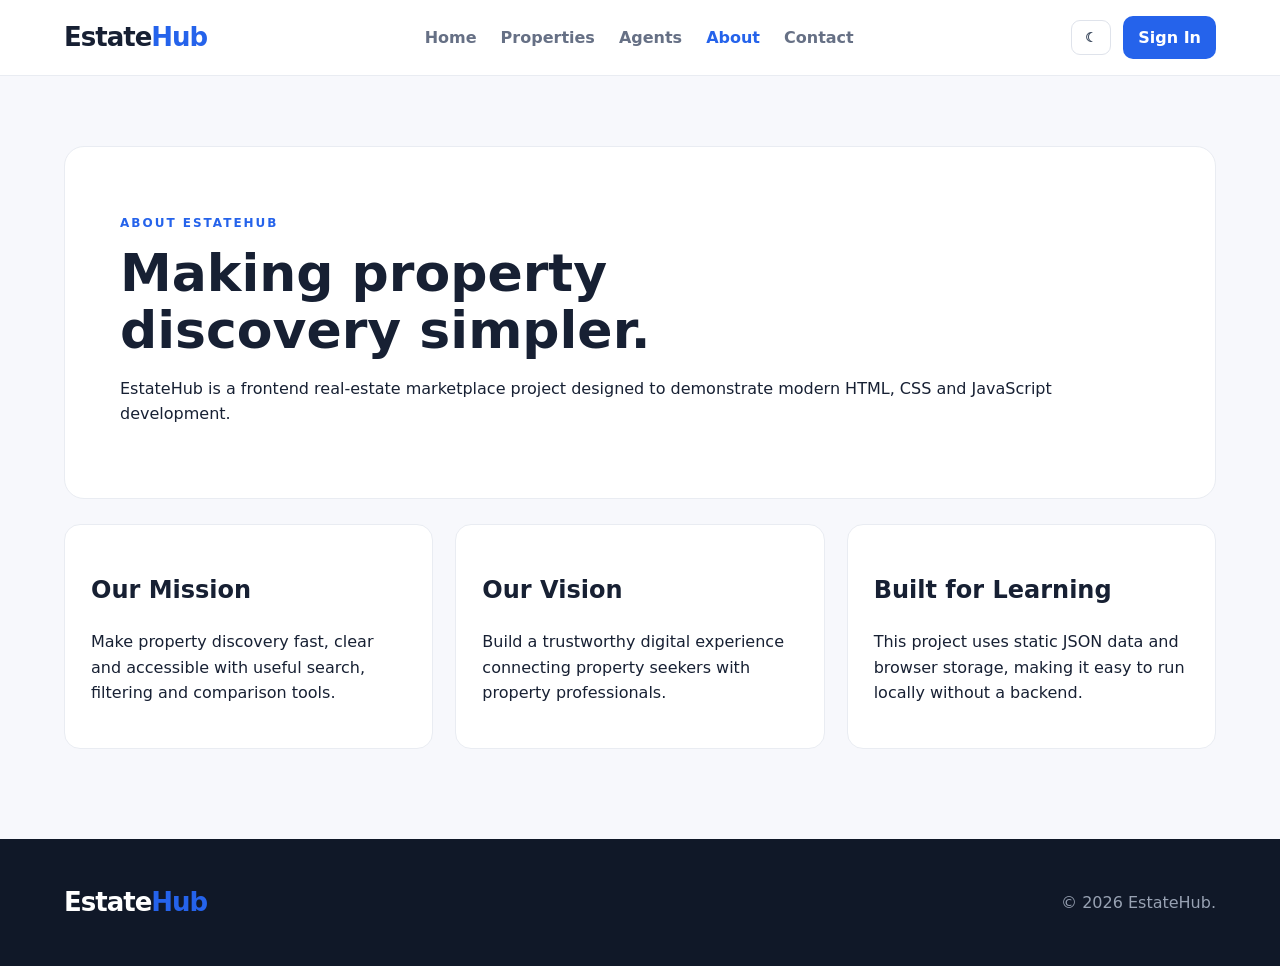
<file: about.html>
<!DOCTYPE html>
<html lang="en"><head><meta charset="UTF-8"><meta name="viewport" content="width=device-width,initial-scale=1.0"><title>About | EstateHub</title><link rel="stylesheet" href="css/style.css"><link rel="stylesheet" href="css/responsive.css"></head>
<body><header class="navbar"><a class="logo" href="index.html">Estate<span>Hub</span></a><nav><a href="index.html">Home</a><a href="properties.html">Properties</a><a href="agents.html">Agents</a><a class="active-link" href="about.html">About</a><a href="contact.html">Contact</a></nav><div class="nav-actions"><button id="themeBtn" class="icon-btn">☾</button><a class="btn small" href="login.html">Sign In</a></div></header>
<main class="page"><section class="about-hero"><p class="eyebrow">ABOUT ESTATEHUB</p><h1>Making property discovery simpler.</h1><p>EstateHub is a frontend real-estate marketplace project designed to demonstrate modern HTML, CSS and JavaScript development.</p></section><section class="feature-grid"><article><h2>Our Mission</h2><p>Make property discovery fast, clear and accessible with useful search, filtering and comparison tools.</p></article><article><h2>Our Vision</h2><p>Build a trustworthy digital experience connecting property seekers with property professionals.</p></article><article><h2>Built for Learning</h2><p>This project uses static JSON data and browser storage, making it easy to run locally without a backend.</p></article></section></main><footer><div><a class="logo" href="index.html">Estate<span>Hub</span></a></div><p>© 2026 EstateHub.</p></footer><script src="js/app.js"></script></body></html>
</file>
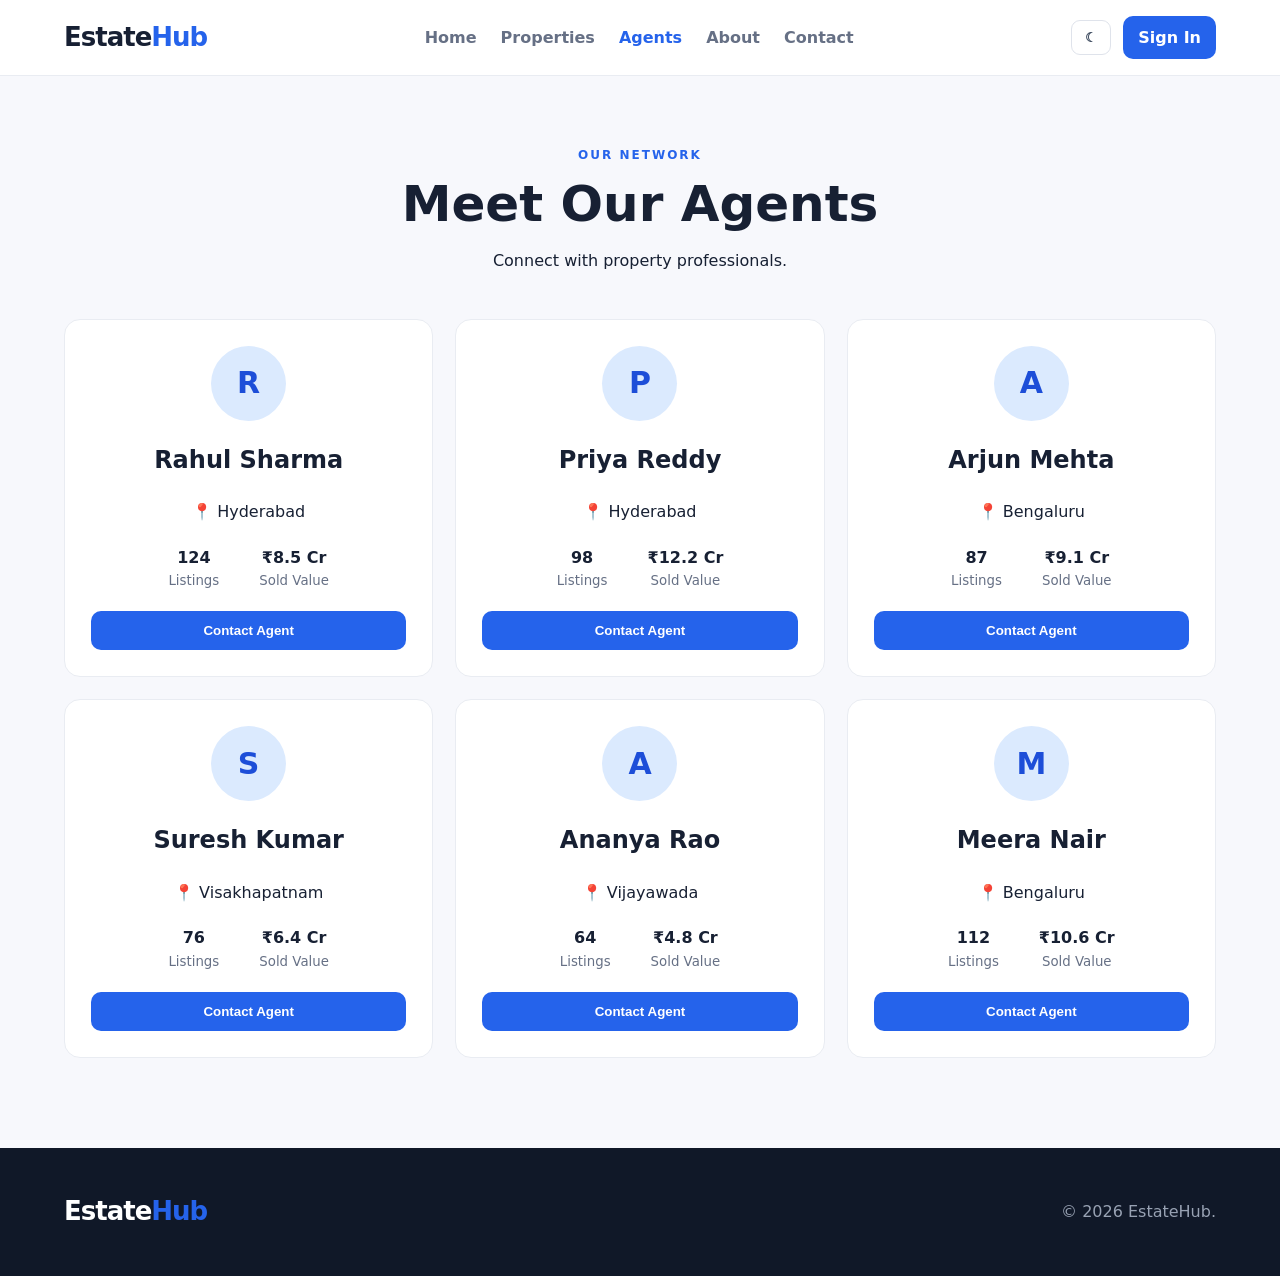
<file: agents.html>
<!DOCTYPE html>
<html lang="en"><head><meta charset="UTF-8"><meta name="viewport" content="width=device-width,initial-scale=1.0"><title>Agents | EstateHub</title><link rel="stylesheet" href="css/style.css"><link rel="stylesheet" href="css/responsive.css"></head>
<body><header class="navbar"><a class="logo" href="index.html">Estate<span>Hub</span></a><nav><a href="index.html">Home</a><a href="properties.html">Properties</a><a class="active-link" href="agents.html">Agents</a><a href="about.html">About</a><a href="contact.html">Contact</a></nav><div class="nav-actions"><button id="themeBtn" class="icon-btn">☾</button><a class="btn small" href="login.html">Sign In</a></div></header>
<main class="page"><div class="page-title"><p class="eyebrow">OUR NETWORK</p><h1>Meet Our Agents</h1><p>Connect with property professionals.</p></div><div id="agentGrid" class="agent-grid"></div></main><footer><div><a class="logo" href="index.html">Estate<span>Hub</span></a></div><p>© 2026 EstateHub.</p></footer><script src="js/app.js"></script><script src="js/agents.js"></script></body></html>
</file>
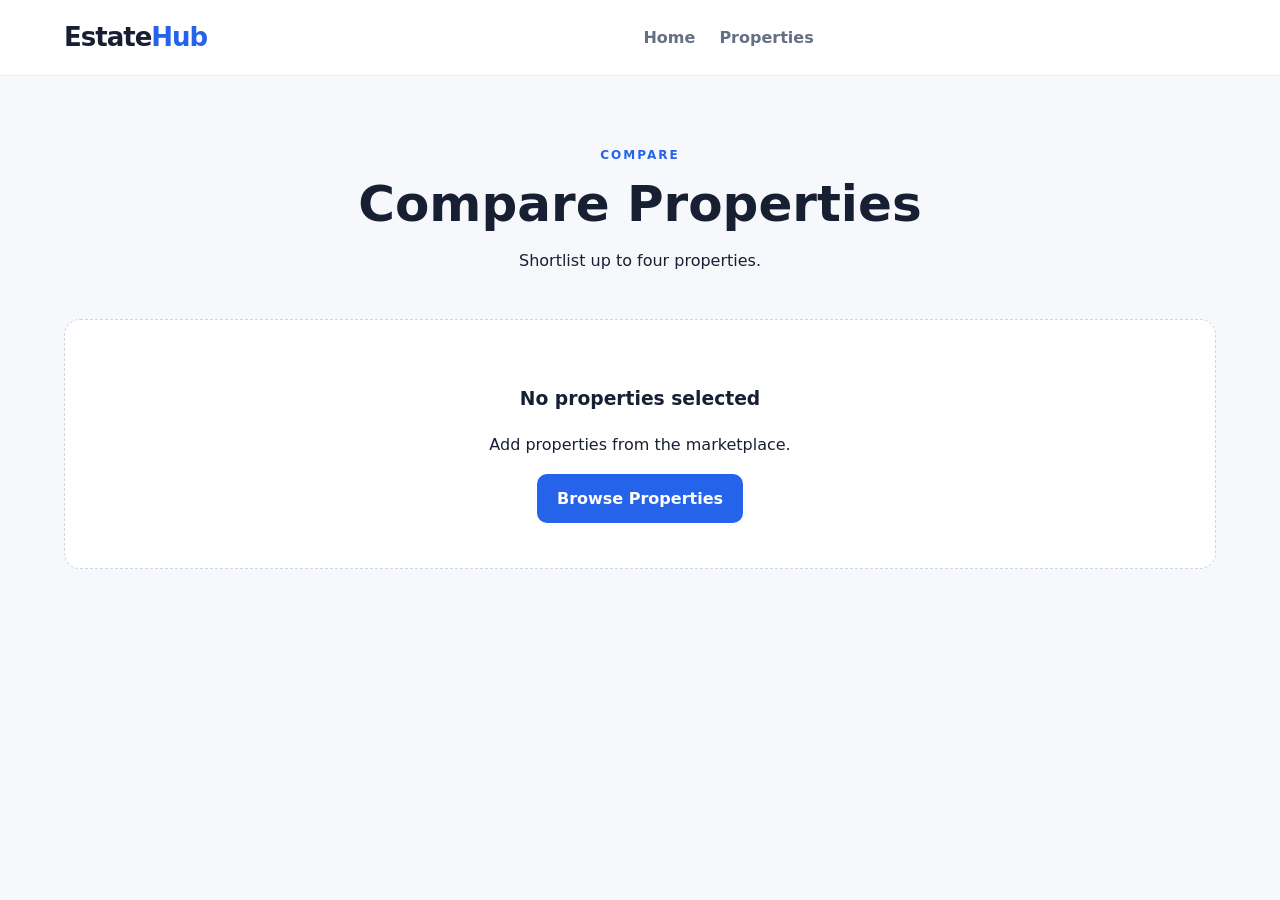
<file: compare.html>
<!DOCTYPE html><html><head><meta charset="UTF-8"><meta name="viewport" content="width=device-width,initial-scale=1.0"><title>Compare | EstateHub</title><link rel="stylesheet" href="css/style.css"><link rel="stylesheet" href="css/responsive.css"></head><body><header class="navbar"><a class="logo" href="index.html">Estate<span>Hub</span></a><nav><a href="index.html">Home</a><a href="properties.html">Properties</a></nav></header><main class="page"><div class="page-title"><p class="eyebrow">COMPARE</p><h1>Compare Properties</h1><p>Shortlist up to four properties.</p></div><div id="compareTable"></div></main><script src="js/app.js"></script><script src="js/properties.js"></script></body></html>
</file>
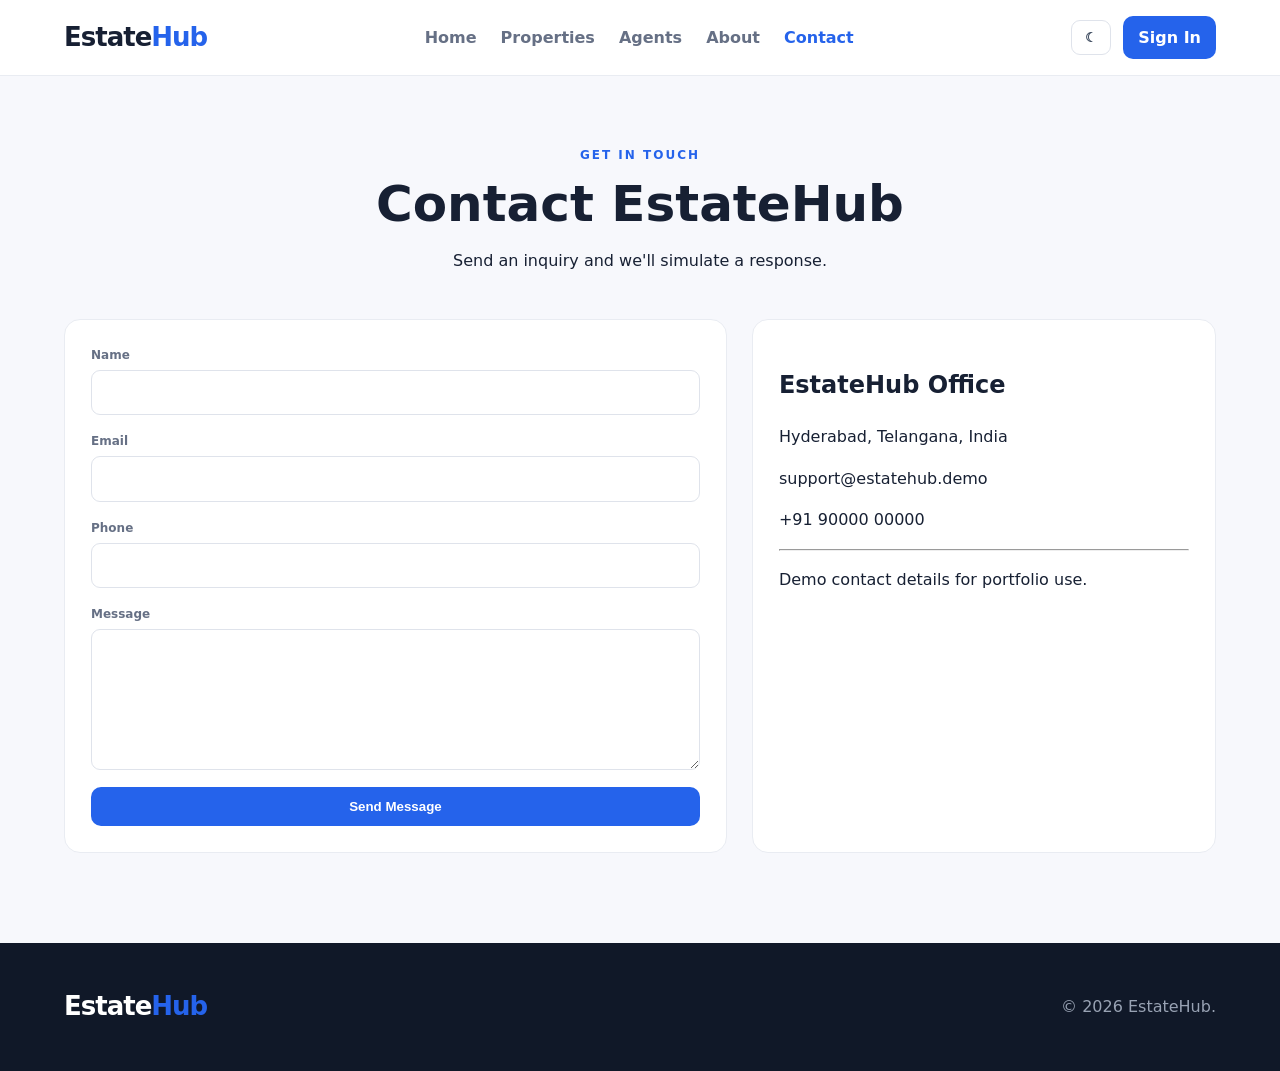
<file: contact.html>
<!DOCTYPE html>
<html lang="en"><head><meta charset="UTF-8"><meta name="viewport" content="width=device-width,initial-scale=1.0"><title>Contact | EstateHub</title><link rel="stylesheet" href="css/style.css"><link rel="stylesheet" href="css/responsive.css"></head>
<body><header class="navbar"><a class="logo" href="index.html">Estate<span>Hub</span></a><nav><a href="index.html">Home</a><a href="properties.html">Properties</a><a href="agents.html">Agents</a><a href="about.html">About</a><a class="active-link" href="contact.html">Contact</a></nav><div class="nav-actions"><button id="themeBtn" class="icon-btn">☾</button><a class="btn small" href="login.html">Sign In</a></div></header>
<main class="page"><div class="page-title"><p class="eyebrow">GET IN TOUCH</p><h1>Contact EstateHub</h1><p>Send an inquiry and we'll simulate a response.</p></div><div class="contact-layout"><form id="contactForm" class="form-card"><label>Name<input required id="contactName"></label><label>Email<input required type="email" id="contactEmail"></label><label>Phone<input id="contactPhone"></label><label>Message<textarea required id="contactMessage" rows="6"></textarea></label><button class="btn" type="submit">Send Message</button></form><div class="contact-card"><h2>EstateHub Office</h2><p>Hyderabad, Telangana, India</p><p>support@estatehub.demo</p><p>+91 90000 00000</p><hr><p class="muted">Demo contact details for portfolio use.</p></div></div></main><footer><div><a class="logo" href="index.html">Estate<span>Hub</span></a></div><p>© 2026 EstateHub.</p></footer><script src="js/app.js"></script><script src="js/contact.js"></script></body></html>
</file>
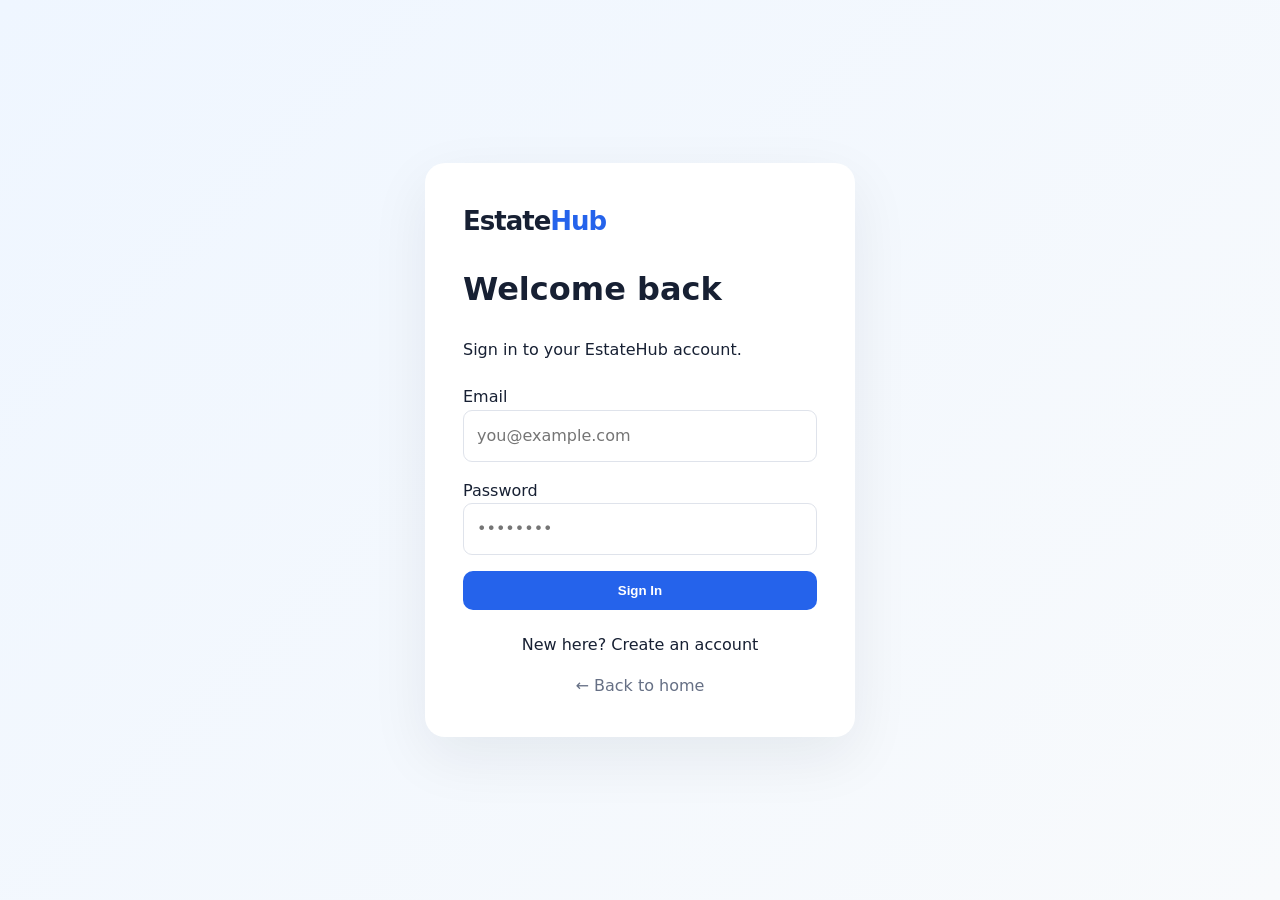
<file: dashboard.html>
<!DOCTYPE html>
<html lang="en"><head><meta charset="UTF-8"><meta name="viewport" content="width=device-width,initial-scale=1.0"><title>Dashboard | EstateHub</title><link rel="stylesheet" href="css/style.css"><link rel="stylesheet" href="css/responsive.css"></head>
<body><header class="navbar"><a class="logo" href="index.html">Estate<span>Hub</span></a><nav><a href="index.html">Home</a><a href="properties.html">Properties</a><a href="agents.html">Agents</a><a href="about.html">About</a><a href="contact.html">Contact</a></nav><div class="nav-actions"><button id="themeBtn" class="icon-btn">☾</button><button id="logoutBtn" class="ghost-btn">Logout</button></div></header>
<main class="page"><div class="dashboard-head"><div><p class="eyebrow">MY SPACE</p><h1 id="welcomeUser">Dashboard</h1></div><a class="btn" href="properties.html">Find Properties</a></div><div class="stats dashboard-stats"><div><strong id="favCount">0</strong><span>Saved Properties</span></div><div><strong id="compareCount">0</strong><span>Compare List</span></div><div><strong id="recentCount">0</strong><span>Recently Viewed</span></div></div><section><div class="section-head"><h2>Saved Properties</h2><a href="properties.html" class="text-link">Browse more →</a></div><div id="dashboardGrid" class="property-grid"></div></section></main><footer><div><a class="logo" href="index.html">Estate<span>Hub</span></a></div><p>© 2026 EstateHub.</p></footer><script src="js/app.js"></script><script src="js/dashboard.js"></script></body></html>
</file>
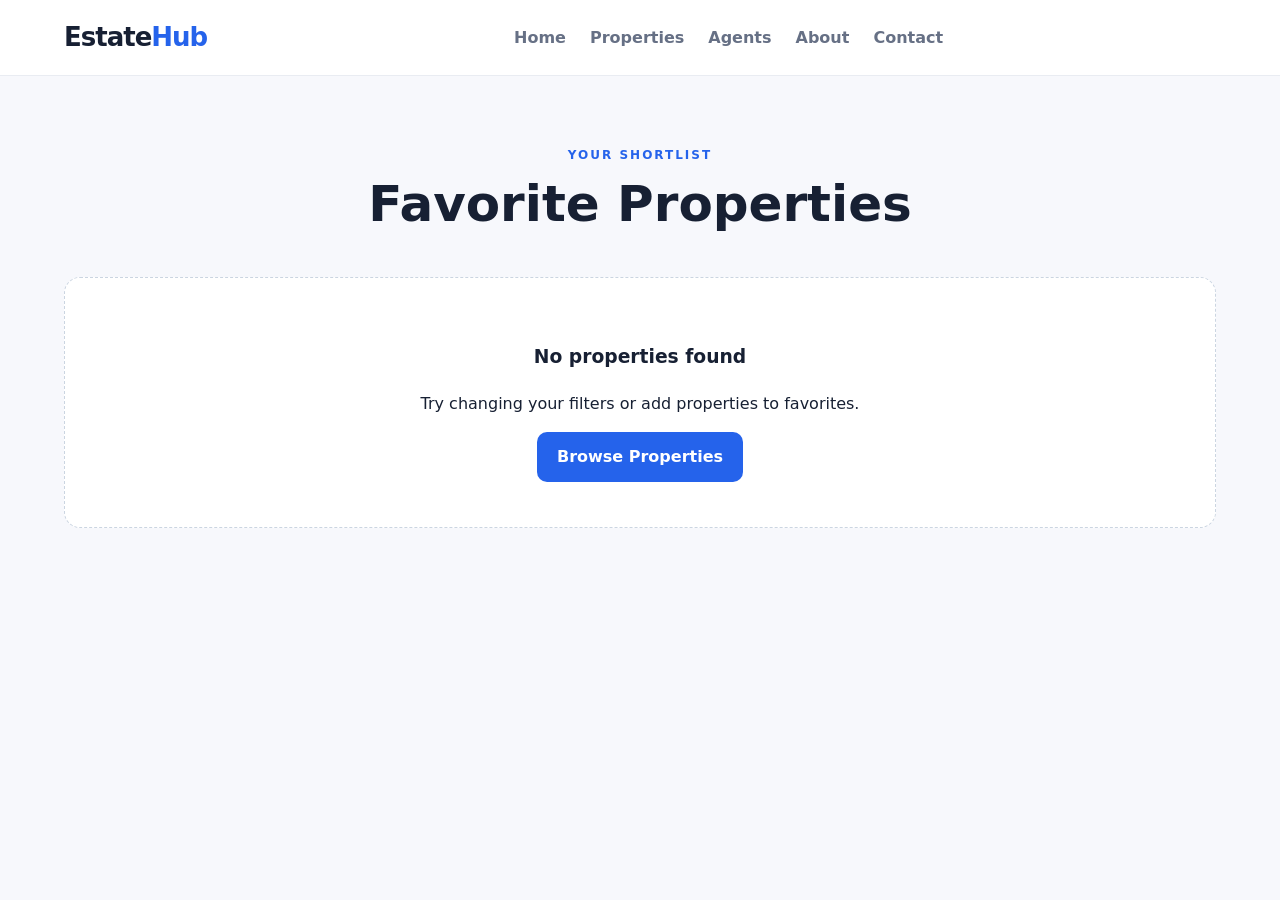
<file: favorites.html>
<!DOCTYPE html><html><head><meta charset="UTF-8"><meta name="viewport" content="width=device-width,initial-scale=1.0"><title>Favorites | EstateHub</title><link rel="stylesheet" href="css/style.css"><link rel="stylesheet" href="css/responsive.css"></head><body><header class="navbar"><a class="logo" href="index.html">Estate<span>Hub</span></a><nav><a href="index.html">Home</a><a href="properties.html">Properties</a><a href="agents.html">Agents</a><a href="about.html">About</a><a href="contact.html">Contact</a></nav></header><main class="page"><div class="page-title"><p class="eyebrow">YOUR SHORTLIST</p><h1>Favorite Properties</h1></div><div id="favoritesGrid" class="property-grid"></div></main><script src="js/app.js"></script><script src="js/properties.js"></script></body></html>
</file>
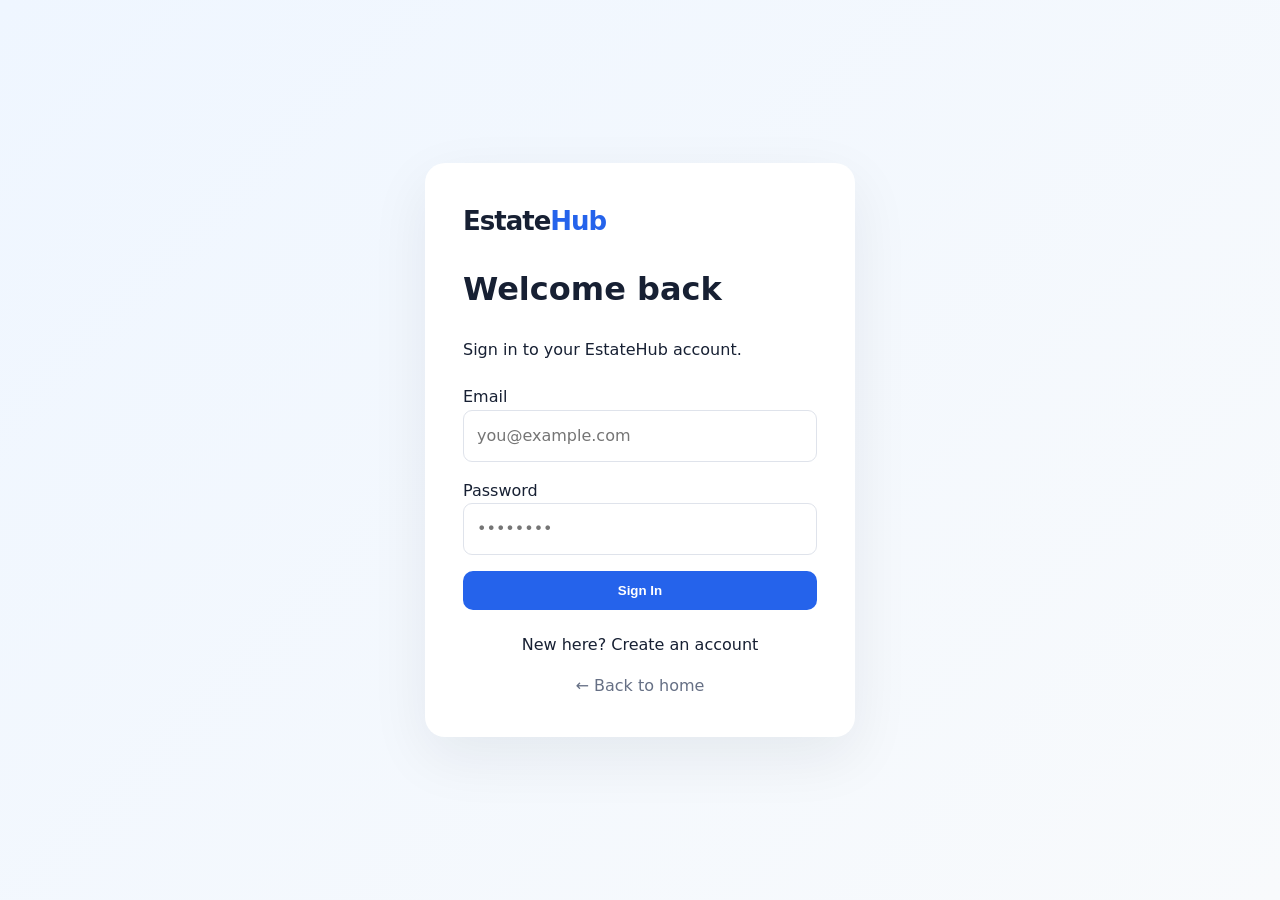
<file: login.html>
<!DOCTYPE html>
<html lang="en"><head><meta charset="UTF-8"><meta name="viewport" content="width=device-width,initial-scale=1.0"><title>Login | EstateHub</title><link rel="stylesheet" href="css/style.css"></head>
<body class="auth-body"><div class="auth-card"><a class="logo" href="index.html">Estate<span>Hub</span></a><h1>Welcome back</h1><p>Sign in to your EstateHub account.</p><form id="loginForm"><label>Email<input id="loginEmail" type="email" required placeholder="you@example.com"></label><label>Password<input id="loginPassword" type="password" required minlength="4" placeholder="••••••••"></label><button class="btn full" type="submit">Sign In</button></form><p class="center">New here? <a href="signup.html">Create an account</a></p><a class="back-link" href="index.html">← Back to home</a></div><script src="js/app.js"></script><script src="js/auth.js"></script></body></html>
</file>
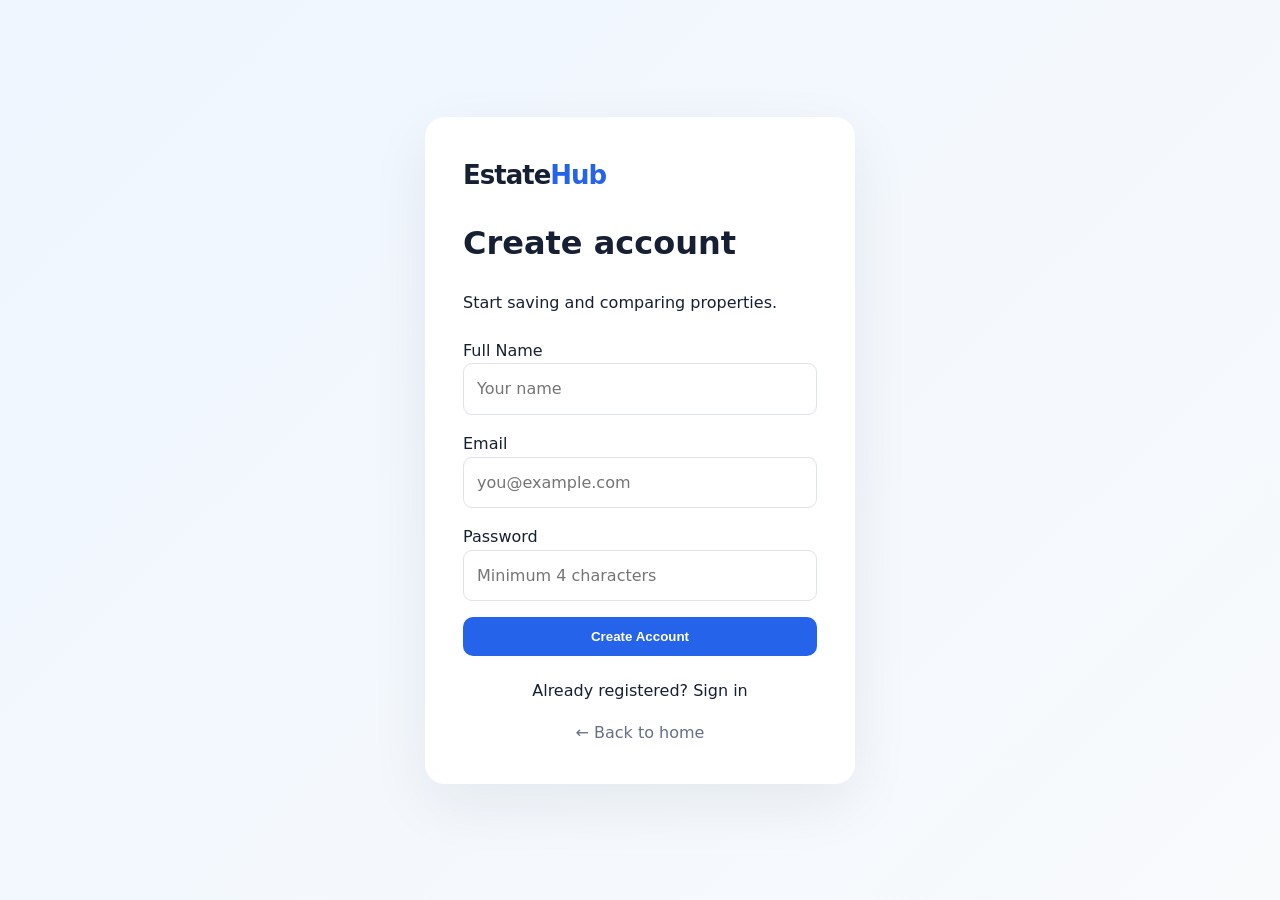
<file: signup.html>
<!DOCTYPE html>
<html lang="en"><head><meta charset="UTF-8"><meta name="viewport" content="width=device-width,initial-scale=1.0"><title>Sign Up | EstateHub</title><link rel="stylesheet" href="css/style.css"></head>
<body class="auth-body"><div class="auth-card"><a class="logo" href="index.html">Estate<span>Hub</span></a><h1>Create account</h1><p>Start saving and comparing properties.</p><form id="signupForm"><label>Full Name<input id="signupName" required placeholder="Your name"></label><label>Email<input id="signupEmail" type="email" required placeholder="you@example.com"></label><label>Password<input id="signupPassword" type="password" required minlength="4" placeholder="Minimum 4 characters"></label><button class="btn full" type="submit">Create Account</button></form><p class="center">Already registered? <a href="login.html">Sign in</a></p><a class="back-link" href="index.html">← Back to home</a></div><script src="js/app.js"></script><script src="js/auth.js"></script></body></html>
</file>
<file: css/style.css>
*{box-sizing:border-box}body{margin:0;font-family:Inter,ui-sans-serif,system-ui,-apple-system,BlinkMacSystemFont,"Segoe UI",sans-serif;background:#f7f8fc;color:#172033;line-height:1.6}a{text-decoration:none;color:inherit}.navbar{height:76px;background:#fff;border-bottom:1px solid #e9ecf2;display:flex;align-items:center;padding:0 5%;gap:34px;position:sticky;top:0;z-index:20}.logo{font-size:26px;font-weight:900;letter-spacing:-1px;color:#172033}.logo span{color:#2563eb}.navbar nav{display:flex;gap:24px;flex:1;justify-content:center}.navbar nav a{color:#667085;font-weight:600}.navbar nav a:hover,.active-link{color:#2563eb!important}.nav-actions{display:flex;gap:12px;align-items:center}.btn{display:inline-flex;align-items:center;justify-content:center;border:0;background:#2563eb;color:#fff;padding:12px 20px;border-radius:10px;font-weight:800;cursor:pointer;transition:.2s}.btn:hover{transform:translateY(-1px);background:#1d4ed8}.btn.small{padding:9px 15px}.btn.secondary{background:#172033}.btn.full{width:100%}.icon-btn,.ghost-btn,.compare-btn{border:1px solid #dfe3eb;background:#fff;color:#475467;padding:9px 13px;border-radius:9px;cursor:pointer;font-weight:700}.ghost-btn:hover,.compare-btn:hover{border-color:#2563eb;color:#2563eb}.hero{min-height:600px;display:flex;align-items:center;background:linear-gradient(120deg,rgba(15,23,42,.93),rgba(30,64,175,.80)),url('https://images.unsplash.com/photo-1600585154526-990dced4db0d?auto=format&fit=crop&w=1800&q=85') center/cover}.hero-content{width:min(1180px,90%);margin:auto;color:#fff}.eyebrow{font-size:12px;letter-spacing:2px;font-weight:900;color:#2563eb}.hero .eyebrow{color:#93c5fd}.hero h1{font-size:clamp(42px,6vw,74px);line-height:1.05;max-width:850px;margin:10px 0}.hero h1 span{color:#93c5fd}.hero-text{max-width:650px;color:#dbeafe;font-size:18px}.search-box{background:#fff;color:#172033;padding:16px;border-radius:18px;max-width:1050px;margin-top:30px;box-shadow:0 20px 60px #0005}.tabs{display:flex;gap:8px;margin-bottom:12px}.tab{border:0;background:#eef2ff;padding:9px 20px;border-radius:8px;font-weight:800;cursor:pointer}.tab.active{background:#2563eb;color:#fff}.search-grid{display:grid;grid-template-columns:1.3fr 1fr 1fr auto;gap:12px;align-items:end}.search-grid label,.form-card label{font-size:12px;font-weight:800;color:#667085;display:grid;gap:5px}input,select,textarea{width:100%;border:1px solid #dfe3eb;border-radius:9px;padding:12px 13px;font:inherit;background:#fff;color:#172033}.search-btn{height:46px}.section,.page{width:min(1180px,90%);margin:70px auto}.section-head{display:flex;justify-content:space-between;align-items:end;margin-bottom:24px}.section h2,.page h1{font-size:38px;line-height:1.1;margin:5px 0}.text-link{color:#2563eb;font-weight:800}.property-grid{display:grid;grid-template-columns:repeat(3,1fr);gap:22px}.property-card{background:#fff;border:1px solid #e9ecf2;border-radius:16px;overflow:hidden;box-shadow:0 8px 30px #10182808}.card-image{height:230px;position:relative}.card-image img{width:100%;height:100%;object-fit:cover}.badge{background:#e8f0ff;color:#1d4ed8;padding:6px 10px;border-radius:99px;font-size:11px;font-weight:900;display:inline-block}.card-image .badge{position:absolute;left:14px;top:14px}.heart{position:absolute;right:14px;top:14px;width:38px;height:38px;border-radius:50%;border:0;background:#fff;color:#475467;font-size:21px;cursor:pointer}.heart.saved{color:#e11d48}.card-body{padding:18px}.price,.big-price{font-size:24px;font-weight:900;color:#172033}.card-body h3{margin:5px 0;font-size:18px}.location{color:#667085;margin:5px 0}.specs{display:flex;gap:12px;color:#667085;font-size:12px;border-top:1px solid #eef0f4;border-bottom:1px solid #eef0f4;padding:12px 0;margin:14px 0;flex-wrap:wrap}.card-footer{display:flex;justify-content:space-between;align-items:center}.compare-btn.selected{background:#eff6ff;color:#2563eb;border-color:#93c5fd}.stats{display:grid;grid-template-columns:repeat(4,1fr);background:#fff;border:1px solid #e9ecf2;border-radius:16px;padding:28px}.stats div{text-align:center;border-right:1px solid #e9ecf2}.stats div:last-child{border:0}.stats strong{display:block;font-size:30px}.stats span{color:#667085}.feature-grid{display:grid;grid-template-columns:repeat(3,1fr);gap:22px}.feature-grid article,.contact-card,.form-card,.agent-card{background:#fff;border:1px solid #e9ecf2;border-radius:16px;padding:26px}.feature-icon{font-size:24px;color:#2563eb}.page-title{text-align:center;margin-bottom:45px}.page-title h1{font-size:50px}.filter-panel{display:grid;grid-template-columns:2fr repeat(4,1fr);gap:10px;background:#fff;padding:16px;border:1px solid #e9ecf2;border-radius:14px}.results-row{display:flex;justify-content:space-between;margin:20px 0;color:#667085}.details-grid{display:grid;grid-template-columns:1.15fr .85fr;gap:40px;align-items:start}.details-image{width:100%;height:520px;object-fit:cover;border-radius:18px}.gallery-note{font-size:12px;color:#98a2b3;margin-top:8px}.details-content h1{font-size:46px;line-height:1.1;margin:12px 0}.inline{position:static}.specs.large{font-size:14px}.agent-mini{display:flex;gap:12px;align-items:center;padding:16px;background:#fff;border:1px solid #e9ecf2;border-radius:12px}.avatar,.agent-avatar{display:grid;place-items:center;background:#dbeafe;color:#1d4ed8;font-weight:900;border-radius:50%}.avatar{width:45px;height:45px}.agent-mini small{display:block;color:#667085}.action-row{display:flex;gap:10px;margin-top:18px}.detail-info{margin-top:45px;background:#fff;border:1px solid #e9ecf2;border-radius:16px;padding:25px}.info-grid{display:grid;grid-template-columns:repeat(4,1fr);gap:20px}.info-grid div{display:grid}.info-grid span{color:#667085;font-size:12px}.agent-grid{display:grid;grid-template-columns:repeat(3,1fr);gap:22px}.agent-card{text-align:center}.agent-avatar{width:75px;height:75px;margin:0 auto 15px;font-size:30px}.agent-stats{display:flex;justify-content:center;gap:40px;margin:20px 0}.agent-stats span{display:grid}.agent-stats small{color:#667085}.contact-layout{display:grid;grid-template-columns:1fr .7fr;gap:25px}.form-card{display:grid;gap:17px}.about-hero{background:#fff;border:1px solid #e9ecf2;border-radius:20px;padding:55px;margin-bottom:25px}.about-hero h1{font-size:52px;max-width:750px}.auth-body{min-height:100vh;display:grid;place-items:center;background:linear-gradient(135deg,#eff6ff,#f8fafc)}.auth-card{width:min(430px,92%);background:#fff;padding:38px;border-radius:20px;box-shadow:0 20px 60px #10182812}.auth-card form{display:grid;gap:16px;margin:22px 0}.center{text-align:center}.back-link{color:#667085;display:block;text-align:center}.dashboard-head{display:flex;justify-content:space-between;align-items:center;margin-bottom:30px}.dashboard-stats{margin-bottom:45px}.empty{grid-column:1/-1;background:#fff;border:1px dashed #cbd5e1;padding:45px;text-align:center;border-radius:16px}.table-wrap{overflow:auto;background:#fff;border:1px solid #e9ecf2;border-radius:15px;margin-bottom:20px}table{width:100%;border-collapse:collapse;min-width:700px}th,td{padding:16px;border-bottom:1px solid #eef0f4;text-align:left}th{background:#f8fafc}.toast{position:fixed;bottom:25px;right:25px;background:#172033;color:#fff;padding:13px 18px;border-radius:10px;transform:translateY(100px);opacity:0;transition:.25s;z-index:100}.toast.show{transform:none;opacity:1}footer{margin-top:90px;padding:35px 5%;background:#101828;color:#98a2b3;display:flex;justify-content:space-between;align-items:center}footer .logo{color:#fff}.dark{background:#0b1220;color:#e5e7eb}.dark .navbar,.dark .property-card,.dark .stats,.dark .feature-grid article,.dark .contact-card,.dark .form-card,.dark .agent-card,.dark .detail-info,.dark .agent-mini,.dark .about-hero,.dark .auth-card,.dark .search-box,.dark .table-wrap,.dark .empty{background:#111827;border-color:#263244}.dark input,.dark select,.dark textarea,.dark .icon-btn,.dark .ghost-btn,.dark .compare-btn{background:#0f172a;color:#e5e7eb;border-color:#334155}.dark .navbar nav a,.dark .location,.dark .stats span{color:#94a3b8}.dark .price,.dark .big-price,.dark .card-body h3{color:#f8fafc}
</file>
<file: css/responsive.css>
@media(max-width:900px){.navbar{padding:0 4%;gap:15px}.navbar nav{display:none}.property-grid,.feature-grid,.agent-grid{grid-template-columns:repeat(2,1fr)}.search-grid{grid-template-columns:1fr 1fr}.filter-panel{grid-template-columns:1fr 1fr}.details-grid,.contact-layout{grid-template-columns:1fr}.details-image{height:380px}.info-grid{grid-template-columns:1fr 1fr}}@media(max-width:600px){.navbar{height:68px}.logo{font-size:23px}.nav-actions .small{display:none}.hero{min-height:650px}.hero-content{width:92%}.hero h1{font-size:42px}.search-grid,.property-grid,.feature-grid,.agent-grid,.filter-panel{grid-template-columns:1fr}.section,.page{width:92%;margin:50px auto}.section h2,.page h1{font-size:32px}.page-title h1{font-size:38px}.stats{grid-template-columns:1fr 1fr;gap:20px}.stats div{border:0}.details-content h1{font-size:35px}.info-grid{grid-template-columns:1fr 1fr}.dashboard-head{display:block}.dashboard-head .btn{margin-top:10px}footer{display:block;text-align:center}.action-row{flex-direction:column}}
</file>
